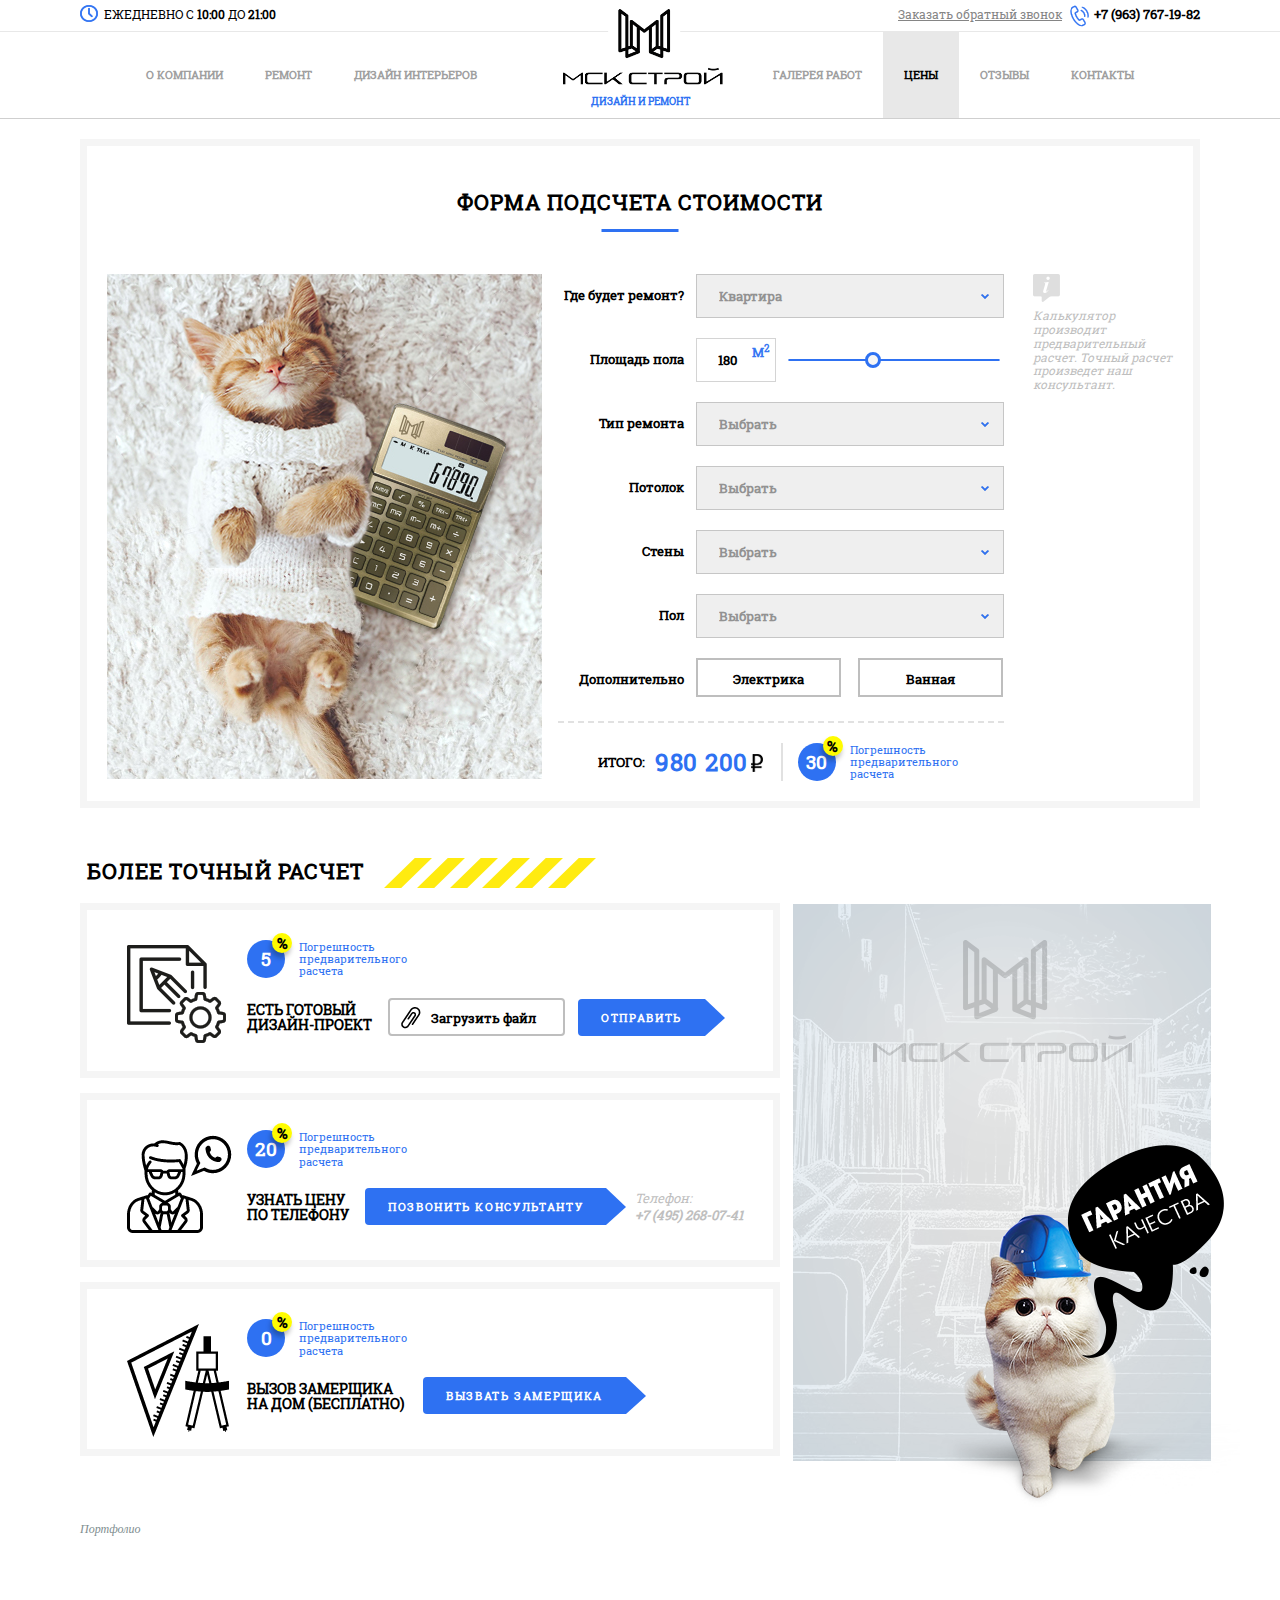
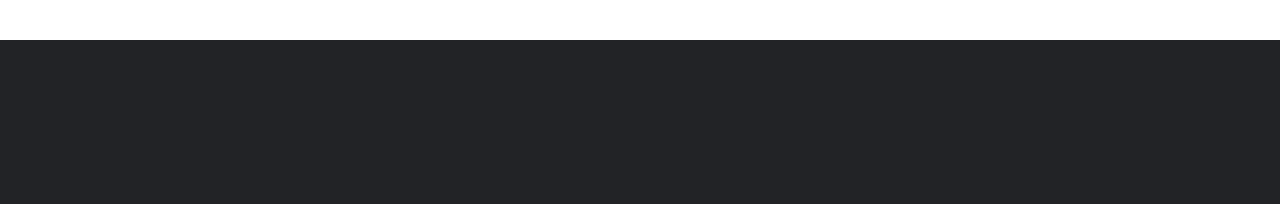
<file: price.html>
<!DOCTYPE html>
<html lang="ru">

<head>
    <meta charset="utf-8">
    <title>МСК Строй</title>
    <meta name="viewport" content="width=device-width, initial-scale=1">
    <meta name="format-detection" content="telephone=no">
    <link href="/img/favicon.ico" rel="shortcut icon">
    <meta name="theme-color" content="#fff">
    <link rel="stylesheet" media="all" href="css/screen.css">
    <!--[if IE]><script src="js/html5shiv.js"></script><![endif]-->
</head>

<body>

    <header class="header">
        <div class="container">
            <div class="shedule wow bounceInLeft">
                Ежедневно c <span class="shedule__time">10:00</span> до <span class="shedule__time">21:00</span>
            </div>

            <div class="call wow bounceInRight">
                <a class="call__order" href="#">Заказать обратный звонок</a>
                <a class="call__tel" href="tel:+7(963)767-19-82">+7 (963) 767-19-82</a>
            </div>

            <a class="header__logo logo" href="index.html">
                <svg class="icon icon-logo">
                    <use xlink:href="img/sprite.svg#icon-logo"></use>
                </svg>Дизайн и ремонт
            </a>
            <div class="hamburger hamburger_spin js-hamburger">
                <div class="hamburger__box">
                    <div class="hamburger__inner"></div>
                </div>
            </div>
            <nav class="header__nav nav">
                <div class="nav__left wow bounceInLeft">
                    <a class="nav__link" href="index.html">О компании</a>
                    <a class="nav__link" href="repair.html">Ремонт</a>
                    <a class="nav__link" href="#">Дизайн интерьеров</a>
                </div>
                <div class="nav__right wow bounceInRight">
                    <a class="nav__link" href="#">Галерея работ</a>
                    <a class="nav__link active" href="price.html">Цены</a>
                    <a class="nav__link" href="#">Отзывы</a>
                    <a class="nav__link" href="#">Контакты</a>
                </div>
            </nav>
        </div>
    </header>

    <main class="main">

        <section class="calculation">
            <div class="container">
                <div class="calculation__inner wow zoomIn">
                    <h2 class="calculation__title">Форма подсчета стоимости</h2>
                    <div class="calculation__form-wrapp">
                        <form class="calculation__form" action="#" method="post">
                            <div class="calculation__form-inner">
                                <div class="calculation__select-wrapp">
                                    <select class="calculation__select" name="location" id="location" required>
                           <option disabled hidden>Выбрать</option>
                           <option value="flat" selected>Квартира</option>
                           <option value="house">Дом</option>
                           <option value="cottage">Котедж</option>
                        </select>
                                </div>
                                <label class="calculation__label" for="location">Где будет ремонт?</label>
                            </div>
                            <div class="calculation__form-inner">
                                <div class="calculation__select-wrapp">
                                    <div class="calculation__number-wrapp">
                                        <input class="calculation__number" id="area" type="text" name="area" value="area" min="0" max="500" step="10" required>
                                        <div class="calculation__number-size">М<span>2</span></div>
                                    </div>
                                    <div class="calculation__range" id="range"></div>
                                </div>
                                <label class="calculation__label" for="area">Площадь пола</label>
                            </div>
                            <div class="calculation__form-inner">
                                <div class="calculation__select-wrapp">
                                    <select id="type" class="calculation__select" name="type" required>
                           <option disabled selected hidden>Выбрать</option>
                           <option value="">Полный</option>
                           <option value="">Частичный</option>
                           <option value="">Полный</option>
                        </select>
                                </div>
                                <label class="calculation__label" for="type">Тип ремонта</label>
                            </div>
                            <div class="calculation__form-inner">
                                <div class="calculation__select-wrapp">
                                    <select id="ceiling" class="calculation__select" name="ceiling" required>
                           <option disabled selected hidden>Выбрать</option>
                           <option value="">Полный</option>
                           <option value="">Частичный</option>
                           <option value="">Полный</option>
                        </select>
                                </div>
                                <label class="calculation__label" for="ceiling">Потолок</label>
                            </div>
                            <div class="calculation__form-inner">
                                <div class="calculation__select-wrapp">
                                    <select id="walls" class="calculation__select" name="walls" required>
                           <option disabled selected hidden>Выбрать</option>
                           <option value="">Полный</option>
                           <option value="">Частичный</option>
                           <option value="">Полный</option>
                        </select>
                                </div>
                                <label class="calculation__label" for="walls">Стены</label>
                            </div>
                            <div class="calculation__form-inner">
                                <div class="calculation__select-wrapp">
                                    <select id="floor" class="calculation__select" name="floor" required>
                           <option disabled selected hidden>Выбрать</option>
                           <option value="">Полный</option>
                           <option value="">Частичный</option>
                           <option value="">Полный</option>
                        </select>
                                </div>
                                <label class="calculation__label" for="floor">Пол</label>
                            </div>
                            <div class="calculation__form-inner">
                                <div class="calculation__select-wrapp">
                                    <input class="calculation__form-add" name="electric" id="electric" type="checkbox">
                                    <label class="calculation__form-btn" for="electric">Электрика</label>
                                    <input class="calculation__form-add" name="bathroom" id="bathroom" type="checkbox">
                                    <label class="calculation__form-btn" for="bathroom">Ванная</label>
                                </div>
                                <label class="calculation__label">Дополнительно</label>
                            </div>
                            <div class="calculation__result">
                                <div class="calculation__result-inner">
                                    <div class="calculation__result-label">Итого:</div>
                                    <div class="calculation__result-number">980 200</div>
                                </div>
                                <div class="calculation__result-inner promo">
                                    <div class="promo__number">30</div>
                                    <div class="promo__text">Погрешность предварительного расчета</div>
                                </div>
                            </div>
                        </form>
                        <div class="calculation__info">Калькулятор производит предварительный расчет. Точный расчет произведет наш консультант.</div>
                    </div>
                </div>
            </div>
        </section>

        <div class="container">
        <section class="exact wow zoomIn">
                <h2 class="exact__title wow flipInX">Более точный расчет</h2>
                <div class="exact__inner">
                    <div class="exact-item exact-item--load">
                        <div class="exact__promo promo">
                            <div class="promo__number">5</div>
                            <div class="promo__text">Погрешность предварительного расчета</div>
                        </div>
                        <div class="exact-item__text">Есть Готовый дизайн-проект</div>
                        <form class="exact-item__load" action="#">
                            <input class="exact-item__load-inp" type="file" id="load-file" required>
                            <label class="exact-item__load-btn" for="load-file">Загрузить файл</label>
                            <button class="exact-item__btn btn btn--triangle" type="submit" name="submit">Отправить</button>
                        </form>
                    </div>
                    <div class="exact-item exact-item--call">
                        <div class="exact__promo promo">
                            <div class="promo__number">20</div>
                            <div class="promo__text">Погрешность предварительного расчета</div>
                        </div>
                        <div class="exact-item__text">Узнать цену<br> по телефону</div>
                        <a class="exact-item__btn btn btn--triangle" href="#">Позвонить консультанту</a>
                        <div class="exact-item__phone">Телефон:<br>
                            <span>+7 (495) 268-07-41</span></div>
                    </div>
                    <div class="exact-item exact-item--ordering">
                        <div class="exact__promo promo">
                            <div class="promo__number">0</div>
                            <div class="promo__text">Погрешность предварительного расчета</div>
                        </div>
                        <div class="exact-item__text exact-item__text--lg">Вызов замерщика на дом (бесплатно)</div>
                        <button class="exact-item__btn btn btn--triangle js-actions-btn" type="button">Вызвать замерщика</button>
                        <div class="actions__popup js-actions-popup">
                           <div class="actions__popup-inner js-popup-form">
                               <div class="actions__popup-close js-actions-close"></div>
                               <h4 class="actions__popup-title">Вызвать замерщика</h4>
                               <form class="actions__popup-form" action="#">
                                   <input class="actions__popup-field" type="text" name="name" placeholder="Ваше имя" required>
                                   <input class="actions__popup-field" type="tel" name="tel" placeholder="Телефон" required>
                                   <input class="actions__popup-field" type="email" name="email" placeholder="E-mail" required>
                                   <textarea class="actions__popup-message" name="text" placeholder="Сообщение (необязательно)"></textarea>
                                   <button class="actions__popup-btn btn" type="submit" name="send">Отправить</button>
                               </form>
                           </div>
                       </div>
                    </div>
                </div>
             </section>
            </div>

        <section class="portfolio">
            <div class="container">
                <div class="portfolio__title-wrapp">
                   <div class="portfolio__label">Портфолио</div>
                   <h2 class="portfolio__title wow flipInX">Последние работы</h2>
                </div>
                <ul class="portfolio__list">
                    <li class="portfolio__item wow flipInY" data-wow-delay="0.5s">
                        <a href="#" class="portfolio__link">
                            <div class="portfolio__pic"><img class="portfolio__img" src="img/content/portfolio-1.jpg" alt="Двухкомнатная квартира в стиле Прованс">
                            </div>
                            <div class="portfolio__text">
                               <div class="portfolio__label">Квартиры</div>
                               <div class="portfolio__name">Двухкомнатная квартира в стиле Прованс</div>
                            </div>
                        </a>
                    </li>
                    <li class="portfolio__item wow flipInY" data-wow-delay="1s">
                        <a href="#" class="portfolio__link">
                            <div class="portfolio__pic"><img class="portfolio__img" src="img/content/portfolio-2.jpg" alt="Двухкомнатная квартира в стиле Прованс">
                            </div>
                            <div class="portfolio__text">
                            <div class="portfolio__label">Офисы</div>
                            <div class="portfolio__name">BijoUis Studio офис в стиле лофт</div>
                         </div>
                        </a>
                    </li>
                    <li class="portfolio__item wow flipInY" data-wow-delay="1.5s">
                        <a href="#" class="portfolio__link">
                            <div class="portfolio__pic"><img class="portfolio__img" src="img/content/portfolio-3.jpg" alt="Двухкомнатная квартира в стиле Прованс">
                            </div>
                            <div class="portfolio__text">
                            <div class="portfolio__label">Коттеджи</div>
                            <div class="portfolio__name">Отделка помещений и декор кухни</div>
                         </div>
                        </a>
                    </li>
                </ul>
                <a class="portfolio__link-all wow tada" href="#">Все проекты</a>
            </div>
        </section>

    </main>

    <footer class="footer">
        <div class="container">
            <div class="footer__top wow flipInX">
                <div class="footer__adress">Наш адрес: Москва, ул. Гашека, дом 8, стр.10, этаж 4</div>
                <div class="footer__call call">
                    <a class="call__tel" href="tel:+7 (963) 767-19-82">+7(963)767-19-82</a>
                    <a class="call__order" href="#">Заказать обратный звонок</a>
                </div>
                <div class="footer__social social">
                    <a class="social__item social__item--fb" href="#">
                        <svg class="social__pic icon-fb">
                            <use xlink:href="img/sprite.svg#icon-fb"></use>
                        </svg>
                    </a>
                    <a class="social__item social__item--tw" href="#">
                        <svg class="social__pic icon-tw">
                            <use xlink:href="img/sprite.svg#icon-tw"></use>
                        </svg>
                    </a>
                    <a class="social__item social__item--rss" href="#">
                        <svg class="social__pic icon-rss">
                            <use xlink:href="img/sprite.svg#icon-rss"></use>
                        </svg>
                    </a>
                </div>
            </div>
            <div class="footer__bot wow flipInX">
                <div class="footer-logo"><span class="footer-logo__label">&copy; 2005 - 2016</span></div>
                <nav class="footer__nav nav">
                   <a class="nav__link" href="index.html">О компании</a>
                   <a class="nav__link" href="repair.html">Ремонт</a>
                   <a class="nav__link" href="#">Дизайн интерьеров</a>
                   <a class="nav__link" href="#">Галерея работ</a>
                   <a class="nav__link" href="price.html">Цены</a>
                   <a class="nav__link" href="#">Отзывы</a>
                   <a class="nav__link" href="#">Контакты</a>
              </nav>
            </div>
        </div>
    </footer>

    <script src="js/app.js"></script>
</body>

</html>
</file>
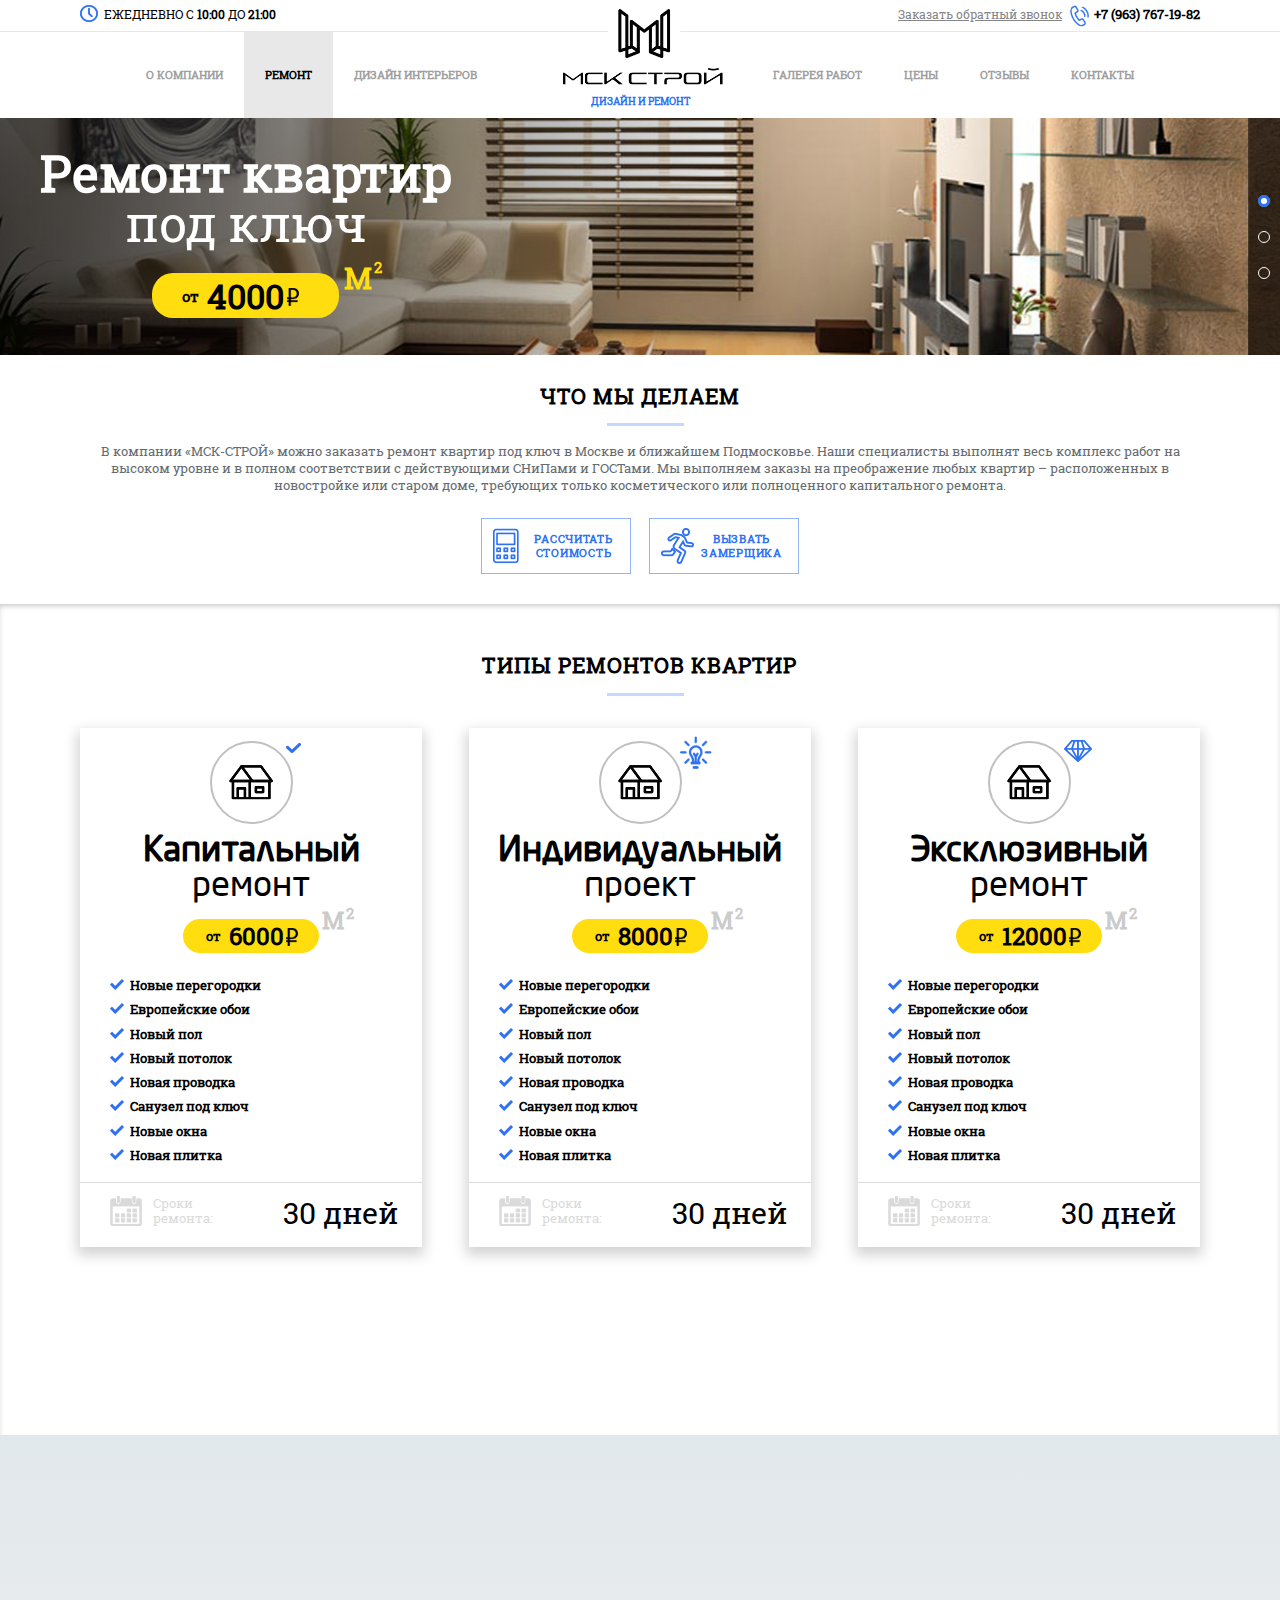
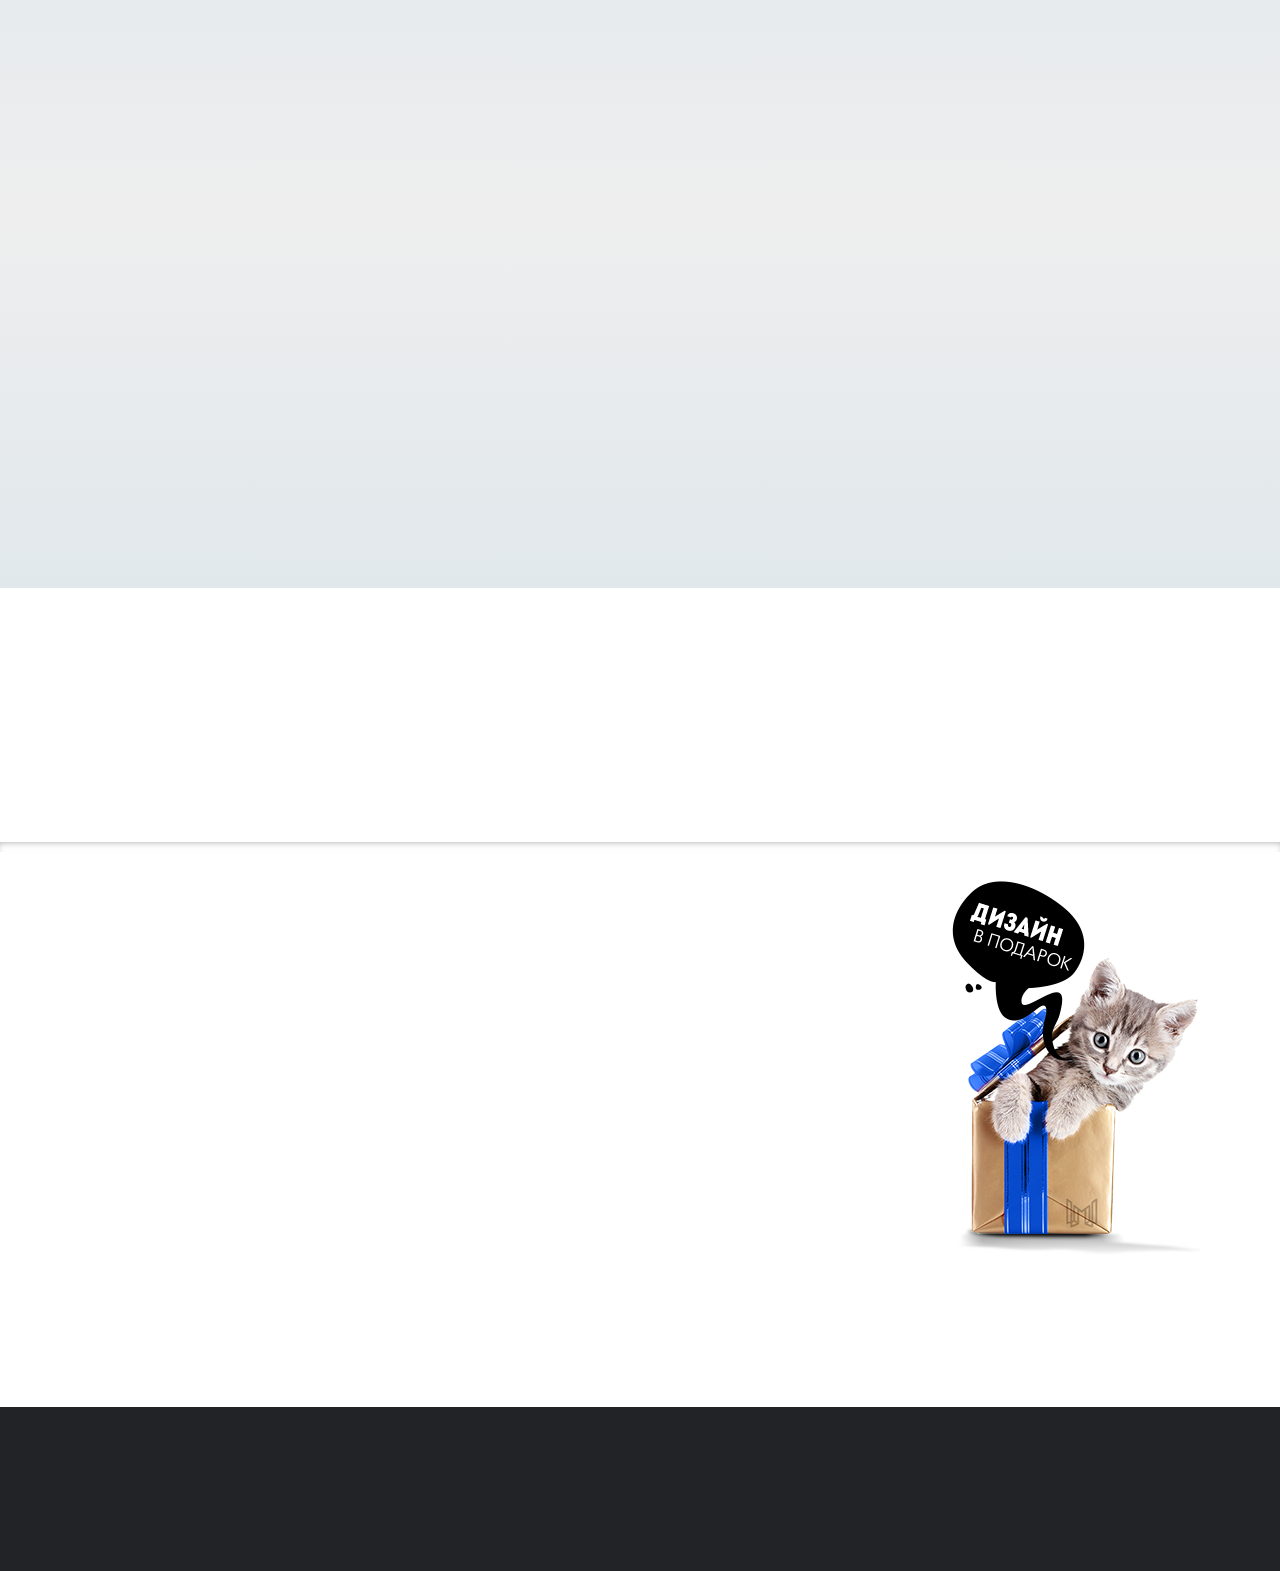
<file: repair.html>
<!DOCTYPE html>
<html lang="ru">

<head>
    <meta charset="utf-8">
    <title>МСК Строй</title>
    <meta name="viewport" content="width=device-width, initial-scale=1">
    <meta name="format-detection" content="telephone=no">
    <link href="/img/favicon.ico" rel="shortcut icon">
    <meta name="theme-color" content="#fff">
    <link rel="stylesheet" media="all" href="css/screen.css">
    <!--[if IE]><script src="js/html5shiv.js"></script><![endif]-->
</head>

<body>

    <header class="header">
        <div class="container">
            <div class="shedule wow bounceInLeft">
                Ежедневно c <span class="shedule__time">10:00</span> до <span class="shedule__time">21:00</span>
            </div>

            <div class="call wow bounceInRight">
                <a class="call__order" href="#">Заказать обратный звонок</a>
                <a class="call__tel" href="tel:+7(963)767-19-82">+7 (963) 767-19-82</a>
            </div>

            <a class="header__logo logo" href="index.html">
                <svg class="icon icon-logo">
                    <use xlink:href="img/sprite.svg#icon-logo"></use>
                </svg>Дизайн и ремонт
            </a>
            <div class="hamburger hamburger_spin js-hamburger">
                <div class="hamburger__box">
                    <div class="hamburger__inner"></div>
                </div>
            </div>
            <nav class="header__nav nav">
                <div class="nav__left wow bounceInLeft">
                    <a class="nav__link" href="index.html">О компании</a>
                    <a class="nav__link active" href="repair.html">Ремонт</a>
                    <a class="nav__link" href="#">Дизайн интерьеров</a>
                </div>
                <div class="nav__right wow bounceInRight">
                    <a class="nav__link" href="#">Галерея работ</a>
                    <a class="nav__link" href="price.html">Цены</a>
                    <a class="nav__link" href="#">Отзывы</a>
                    <a class="nav__link" href="#">Контакты</a>
                </div>
            </nav>
        </div>
    </header>

    <main class="main">
        <section class="work wow zoomIn">
            <div class="work-slider js-slider">
                <div class="work-slider__item">
                    <img class="work-slider__img" src="img/content/repair_sld-1.jpg" alt="Ремонт под ключ">
                    <div class="work-slider__inner">
                        <h3 class="work-slider__title">Ремонт квартир <br>
                          <span>под ключ</span></h3>
                        <div class="work-price">
                            <div class="work-price__text">от</div>
                            <div class="work-price__number">4000</div>
                            <div class="work-price__size">M<span>2</span></div>
                        </div>
                    </div>
                </div>
                <div class="work-slider__item">
                    <img class="work-slider__img" src="img/content/repair_sld-1.jpg" alt="Ремонт под ключ">
                    <div class="work-slider__inner">
                        <h3 class="work-slider__title">Ремонт квартир <br>
                        <span>под ключ</span></h3>
                        <div class="work-price">
                            <div class="work-price__text">от</div>
                            <div class="work-price__number">4000</div>
                            <div class="work-price__size">M<span>2</span></div>
                        </div>
                    </div>
                </div>
                <div class="work-slider__item">
                    <img class="work-slider__img" src="img/content/repair_sld-1.jpg" alt="Ремонт под ключ">
                    <div class="work-slider__inner">
                        <h3 class="work-slider__title">Ремонт квартир <br>
                        <span>под ключ</span></h3>
                        <div class="work-price">
                            <div class="work-price__text">от</div>
                            <div class="work-price__number">4000</div>
                            <div class="work-price__size">M<span>2</span></div>
                        </div>
                    </div>
                </div>
            </div>
            <div class="container">
                <h2 class="work__title">Что мы делаем</h2>
                <p class="work__descr">В компании «МСК-СТРОЙ» можно заказать ремонт квартир под ключ в Москве и ближайшем Подмосковье. Наши специалисты выполнят весь комплекс работ на высоком уровне и в полном соответствии с действующими СНиПами и ГОСТами. Мы выполняем заказы
                    на преображение любых квартир – расположенных в новостройке или старом доме, требующих только косметического или полноценного капитального ремонта.</p>
                <div class="work__actions actions wow tada">
                    <a class="actions__btn actions__btn--price">Рассчитать стоимость</a>
                    <a class="actions__btn actions__btn--measure js-actions-btn">Вызвать замерщика</a>
                    <div class="actions__popup js-actions-popup">
                        <div class="actions__popup-inner js-popup-form">
                            <div class="actions__popup-close js-actions-close"></div>
                            <h4 class="actions__popup-title">Вызвать замерщика</h4>
                            <form class="actions__popup-form" action="#">
                                <input class="actions__popup-field" type="text" name="name" placeholder="Ваше имя" required>
                                <input class="actions__popup-field" type="tel" name="tel" placeholder="Телефон" required>
                                <input class="actions__popup-field" type="email" name="email" placeholder="E-mail" required>
                                <textarea class="actions__popup-message" name="text" placeholder="Сообщение (необязательно)"></textarea>
                                <button class="actions__popup-btn btn" type="submit" name="send">Отправить</button>
                            </form>
                        </div>
                    </div>
                </div>
            </div>
        </section>

        <section class="types">

            <h2 class="types__title wow flipInX" data-wow-offset="50" data-wow-duration="1.5s">Типы ремонтов квартир</h2>
            <div class="types__inner">
                <div class="types-item wow flipInY" data-wow-delay="0.5s" data-wow-offset="150">
                    <div class="types-item__inner">
                        <div class="types-item__pic types-item__pic--capital">
                            <svg class="types-item__img icon-house">
                                   <use xlink:href="img/sprite.svg#icon-house"></use>
                               </svg>
                        </div>
                        <h3 class="types-item__title">Капитальный <span>ремонт</span></h3>
                        <div class="work-price work-price--sm">
                            <div class="work-price__text">от</div>
                            <div class="work-price__number">6000</div>
                            <div class="work-price__size">M<span>2</span></div>
                        </div>
                        <ul class="types-item__list">
                            <li class="types-item__list-item">Новые перегородки</li>
                            <li class="types-item__list-item">Европейские обои</li>
                            <li class="types-item__list-item">Новый пол</li>
                            <li class="types-item__list-item">Новый потолок</li>
                            <li class="types-item__list-item">Новая проводка</li>
                            <li class="types-item__list-item">Санузел под ключ</li>
                            <li class="types-item__list-item">Новые окна</li>
                            <li class="types-item__list-item">Новая плитка</li>
                        </ul>
                    </div>
                    <div class="types-terms">
                        <div class="types-terms__text">
                            <i class="types-terms__pic">
                                 <svg class="icon icon-calendar">
                                    <use xlink:href="img/sprite.svg#icon-calendar"></use>
                                 </svg>
                              </i> Сроки ремонта:</div>
                        <div class="types-terms__days">30 дней</div>
                    </div>
                </div>
                <div class="types-item wow flipInY" data-wow-delay="1s" data-wow-offset="150">
                    <div class="types-item__inner">
                        <div class="types-item__pic types-item__pic--individual">
                            <svg class="types-item__img icon-house">
                                   <use xlink:href="img/sprite.svg#icon-house"></use>
                               </svg>
                        </div>
                        <h3 class="types-item__title">Индивидуальный <span>проект</span></h3>
                        <div class="work-price work-price--sm">
                            <div class="work-price__text">от</div>
                            <div class="work-price__number">8000</div>
                            <div class="work-price__size">M<span>2</span></div>
                        </div>
                        <ul class="types-item__list">
                            <li class="types-item__list-item">Новые перегородки</li>
                            <li class="types-item__list-item">Европейские обои</li>
                            <li class="types-item__list-item">Новый пол</li>
                            <li class="types-item__list-item">Новый потолок</li>
                            <li class="types-item__list-item">Новая проводка</li>
                            <li class="types-item__list-item">Санузел под ключ</li>
                            <li class="types-item__list-item">Новые окна</li>
                            <li class="types-item__list-item">Новая плитка</li>
                        </ul>
                    </div>
                    <div class="types-terms">
                        <div class="types-terms__text">
                            <i class="types-terms__pic">
                                 <svg class="icon icon-calendar">
                                    <use xlink:href="img/sprite.svg#icon-calendar"></use>
                                 </svg>
                              </i> Сроки ремонта:</div>
                        <div class="types-terms__days">30 дней</div>
                    </div>
                </div>
                <div class="types-item wow flipInY" data-wow-delay="1.5s" data-wow-offset="150">
                    <div class="types-item__inner">
                        <div class="types-item__pic types-item__pic--exclusive">
                            <svg class="types-item__img icon-house">
                                   <use xlink:href="img/sprite.svg#icon-house"></use>
                               </svg>
                        </div>
                        <h3 class="types-item__title">Эксклюзивный <span>ремонт</span></h3>
                        <div class="work-price work-price--sm">
                            <div class="work-price__text">от</div>
                            <div class="work-price__number">12000</div>
                            <div class="work-price__size">M<span>2</span></div>
                        </div>
                        <ul class="types-item__list">
                            <li class="types-item__list-item">Новые перегородки</li>
                            <li class="types-item__list-item">Европейские обои</li>
                            <li class="types-item__list-item">Новый пол</li>
                            <li class="types-item__list-item">Новый потолок</li>
                            <li class="types-item__list-item">Новая проводка</li>
                            <li class="types-item__list-item">Санузел под ключ</li>
                            <li class="types-item__list-item">Новые окна</li>
                            <li class="types-item__list-item">Новая плитка</li>
                        </ul>
                    </div>
                    <div class="types-terms">
                        <div class="types-terms__text">
                            <i class="types-terms__pic">
                                 <svg class="icon icon-calendar">
                                    <use xlink:href="img/sprite.svg#icon-calendar"></use>
                                 </svg>
                              </i> Сроки ремонта:</div>
                        <div class="types-terms__days">30 дней</div>
                    </div>
                </div>
            </div>
            <div class="container">
                <div class="periods">
                    <div class="periods__item wow fadeInLeft" data-wow-delay="0.5s">
                        <div class="periods__pic periods__pic--preparation"></div>
                        <div class="periods__text">
                            <h5 class="periods__title">Подготовительный этап</h5>
                            <p class="periods__descr">Договор, акты выполненных работ, акт закрытия работ, гарантия.</p>
                        </div>
                    </div>
                    <div class="periods__item wow fadeInLeft" data-wow-delay="1s">
                        <div class="periods__pic periods__pic--main"></div>
                        <div class="periods__text">
                            <h5 class="periods__title">Основыне мероприятия</h5>
                            <p class="periods__descr">Договор, акты выполненных работ, акт закрытия работ, гарантия.</p>
                        </div>
                    </div>
                    <div class="periods__item wow fadeInLeft" data-wow-delay="1.5s">
                        <div class="periods__pic periods__pic--final"></div>
                        <div class="periods__text">
                            <h5 class="periods__title">Заключительный этап</h5>
                            <p class="periods__descr">Договор, акты выполненных работ, акт закрытия работ, гарантия.</p>
                        </div>
                    </div>
                </div>
            </div>
        </section>

        <section class="example">
            <div class="container">
               <div class="example__col wow flipInX" data-wow-offset="50" data-wow-duration="1.5s" data-wow-delay="0.5s">
                   <span class="example__label">Мы сделали</span>
                   <h2 class="example__title">Ремонт квартиры на Маяковской</h2>
                   <a href="#" class="example__btn btn btn--triangle">Хочу такой ремонт!</a>
               </div>
                <div class="example__col">
                    <div class="example__testimonial testimonial wow zoomInLeft" data-wow-delay="1s">
                        <div class="testimonial__inner">
                            <div class="testimonial__user">
                                <div class="testimonial__pic">
                                    <img class="testimonial__img" src="img/content/client.png" alt="Ольга и Александр">
                                </div>
                                <div class="testimonial__name">Ольга и Александр</div>
                            </div>
                            <p class="testimonial__text">Обратился в организацию летом. Решил сделать капитальный ремонт своей квартиры. После предварительного звонка ко мне приехал замерщик. Я выбирал подрядчика по критерию «цена=качество». Слишком дешево не хотелось, дабы имелась
                                неудачная практика работы с частными компаниями. Остановил свой выбор на этой организации.</p>
                        </div>
                    </div>
                </div>

                <div class="example__col">
                    <div class="compare">
                        <figure class="compare-item wow bounceInLeft" data-wow-delay="2s">
                            <img class="compare-item__img" src="img/content/after_repair.jpg" alt="После ремонта">
                            <figcaption class="compare-item__descr">После ремонта</figcaption>
                        </figure>
                        <div class="compare-price wow flipInY">
                            <div class="compare-price__label">Цена</div>
                            <div class="work-price--compare work-price">
                                <div class="work-price__text">от</div>
                                <div class="work-price__number">85 000</div>
                                <div class="work-price__size">M<span>2</span></div>
                            </div>
                        </div>
                        <figure class="compare-item wow bounceInRight" data-wow-delay="2s">
                            <img class="compare-item__img" src="img/content/before_repair.jpg" alt="До ремонта">
                            <figcaption class="compare-item__descr">До ремонта</figcaption>
                        </figure>
                        <div class="compare-text wow flipInY">
                            <div class="compare-text__position">Руководитель проекта:</div>
                            <div class="compare-text__manager">Мария Васницова, архитектор. Стаж работы более 10 лет.</div>
                        </div>
                        <ul class="apartments wow flipInY">
                            <li class="apartments__item apartments__item--size">130 кв.м.</li>
                            <li class="apartments__item apartments__item--rooms">4 комнаты</li>
                            <li class="apartments__item apartments__item--address">Багратиона-Епистархова, д.137</li>
                        </ul>
                    </div>
                </div>
            </div>
        </section>

        <section class="prices">
            <div class="container">
                <div class="prices__top">
                    <h2 class="prices__title wow flipInX" data-wow-offset="50" data-wow-duration="1.5s">Каковы цены</h2>
                    <div class="prices__col wow fadeInUp" data-wow-offset="100">
                        <p class="prices__descr">Стоимость ремонта квартир под ключ рассчитывается специалистами компании после проведения замеров. До этого можно ознакомиться с примерным прайсом на капитальный, индивидуальный и эксклюзивный ремонт на нашем сайте. Узнайте подробнее
                            о ценах, позвонив нам по телефону или заполнив форму обратной связи.</p>
                        <div class="prices__text">Сделайте шаг к уютной и красивой квартире уже сейчас.</div>
                    </div>
                    <div class="prices__col wow fadeInUp" data-wow-offset="100">
                        <p class="prices__descr">В процессе работы рассчитанная стоимость не будет меняться. Это позволяет нашим клиентам всегда точно знать цены на услуги и планировать свой бюджет. Открытые и уважительные отношения с заказчиками для нас важнее, чем заманчивые
                            рекламные лозунги. Именно поэтому мы никогда не стремимся искусственно приуменьшить итоговую сумму, оставляя её относительно недорогой.</p>
                    </div>
                </div>
            </div>
            <div class="prices__divider"></div>
                <div class="container">
                   <div class="prices__bot">
                    <div class="prices__inner">
                        <div class="prices__actions actions wow tada">
                            <a class="actions__btn actions__btn--price">Рассчитать стоимость</a>
                            <a class="actions__btn actions__btn--measure js-actions-btn">Вызвать замерщика</a>
                            <div class="actions__popup js-actions-popup">
                                <div class="actions__popup-inner js-popup-form">
                                    <div class="actions__popup-close js-actions-close"></div>
                                    <h4 class="actions__popup-title">Вызвать замерщика</h4>
                                    <form class="actions__popup-form" action="#">
                                        <input class="actions__popup-field" type="text" name="name" placeholder="Ваше имя" required>
                                        <input class="actions__popup-field" type="tel" name="tel" placeholder="Телефон" required>
                                        <input class="actions__popup-field" type="email" name="email" placeholder="E-mail" required>
                                        <textarea class="actions__popup-message" name="text" placeholder="Сообщение (необязательно)"></textarea>
                                        <button class="actions__popup-btn btn" type="submit" name="send">Отправить</button>
                                    </form>
                                </div>
                            </div>
                        </div>
                        <div class="prices__label wow fadeInRight">Дизайн проекта в подарок, подробности уточняйте у менеджера по телефону</div>
                        <div class="prices-table__wrapper">
                            <table class="prices-table wow flipInX">
                                <tbody>
                                    <tr class="prices-table__row">
                                        <th class="prices-table__head">Тип квартиры</th>
                                        <th class="prices-table__head">Стандартный ремонт</th>
                                        <th class="prices-table__head">Евроремонт</th>
                                        <th class="prices-table__head">Ремонт класса люкс</th>
                                    </tr>
                                    <tr class="prices-table__row">
                                        <td class="prices-table__col">Однокомнатная</td>
                                        <td class="prices-table__col">от 120 000 руб.</td>
                                        <td class="prices-table__col">от 180 000 руб.</td>
                                        <td class="prices-table__col">от 360 000 руб.</td>
                                    </tr>
                                    <tr class="prices-table__row">
                                        <td class="prices-table__col">Двухкомнатная</td>
                                        <td class="prices-table__col">от 200 000 руб.</td>
                                        <td class="prices-table__col">от 300 000 руб.</td>
                                        <td class="prices-table__col">от 600 000 руб.</td>
                                    </tr>
                                    <tr class="prices-table__row">
                                        <td class="prices-table__col">Трехкомнатная</td>
                                        <td class="prices-table__col">от 300 000 руб.</td>
                                        <td class="prices-table__col">от 450 000 руб.</td>
                                        <td class="prices-table__col">от 900 000 руб.</td>
                                    </tr>
                                    <tr class="prices-table__row">
                                        <td class="prices-table__col">Квартира-студия</td>
                                        <td class="prices-table__col">от 160 000 руб.</td>
                                        <td class="prices-table__col">от 240 000 руб.</td>
                                        <td class="prices-table__col">от 480 000 руб.</td>
                                    </tr>
                                </tbody>
                            </table>
                        </div>
                    </div>
                </div>
            </div>
        </section>
        <div class="advantages-line wow fadeInUp">
            <div class="container">
                <div class="advantages-line__col">
                    <div class="advantages-line__item advantages-line__item--legal">
                        <p class="advantages-line__descr">Юридическое обеспечение проекта: договор, акты выполненных работ, акт закрытия работ, гарантия.</p>
                    </div>
                </div>
                <div class="advantages-line__col">
                    <div class="advantages-line__item advantages-line__item--experience">
                        <p class="advantages-line__descr">Профессиональный стаж прорабов от 15 лет, стаж рабочих от 10 лет.</p>
                    </div>
                </div>
                <div class="advantages-line__col">
                    <div class="advantages-line__item advantages-line__item--best">
                        <p class="advantages-line__descr">Мы стремимся предоставить нашим клиентам лучший сервис! Поэтому Ваш договор будет вести персональный менеджер проекта.</p>
                    </div>
                </div>
            </div>
        </div>
    </main>

    <footer class="footer">
        <div class="container">
            <div class="footer__top wow flipInX">
                <div class="footer__adress">Наш адрес: Москва, ул. Гашека, дом 8, стр.10, этаж 4</div>
                <div class="footer__call call">
                    <a class="call__tel" href="tel:+7 (963) 767-19-82">+7(963)767-19-82</a>
                    <a class="call__order" href="#">Заказать обратный звонок</a>
                </div>
                <div class="footer__social social">
                    <a class="social__item social__item--fb" href="#">
                        <svg class="social__pic icon-fb">
                            <use xlink:href="img/sprite.svg#icon-fb"></use>
                        </svg>
                    </a>
                    <a class="social__item social__item--tw" href="#">
                        <svg class="social__pic icon-tw">
                            <use xlink:href="img/sprite.svg#icon-tw"></use>
                        </svg>
                    </a>
                    <a class="social__item social__item--rss" href="#">
                        <svg class="social__pic icon-rss">
                            <use xlink:href="img/sprite.svg#icon-rss"></use>
                        </svg>
                    </a>
                </div>
            </div>
            <div class="footer__bot wow flipInX">
                <div class="footer-logo"><span class="footer-logo__label">&copy; 2005 - 2016</span></div>
                <nav class="footer__nav nav">
                   <a class="nav__link" href="index.html">О компании</a>
                   <a class="nav__link" href="repair.html">Ремонт</a>
                   <a class="nav__link" href="#">Дизайн интерьеров</a>
                   <a class="nav__link" href="#">Галерея работ</a>
                   <a class="nav__link" href="price.html">Цены</a>
                   <a class="nav__link" href="#">Отзывы</a>
                   <a class="nav__link" href="#">Контакты</a>
              </nav>
            </div>
        </div>
    </footer>

    <script src="js/app.js"></script>
</body>

</html>
</file>
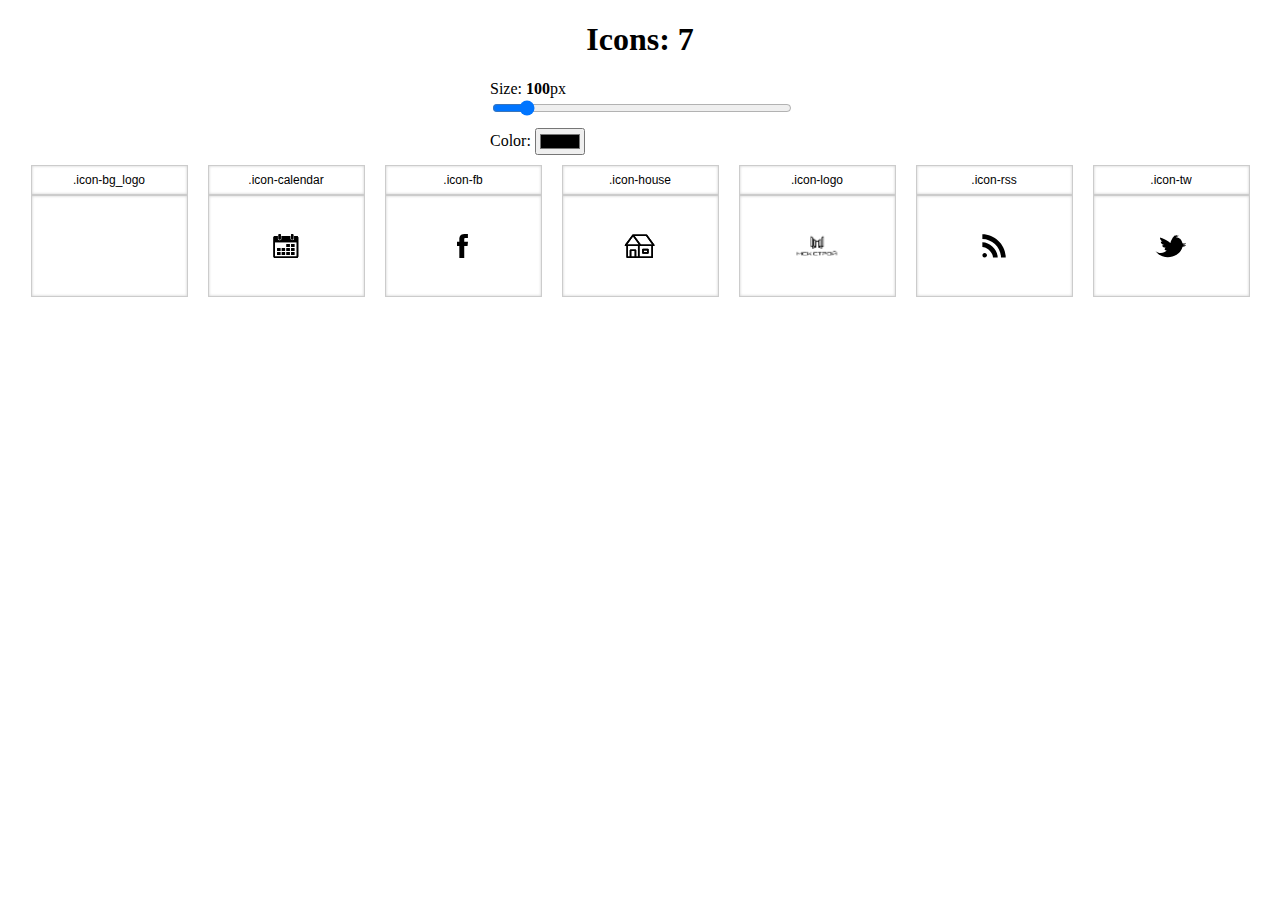
<file: sprite.html>
<!DOCTYPE html>
<html>
<head>
  <meta charset="utf-8">
  <meta http-equiv="X-UA-Compatible" content="IE=edge">
  <title>SVG Sprite Preview</title>
  <style type="text/css" media="all">

    h1 {
      text-align: center;
    }

    .icons-list {
      list-style-type: none;
      margin: 0;
      padding: 0;
      font-size: 0;
      text-align: center;
    }

    .icon-box {
      display: inline-block;
      vertical-align: middle;
      min-width: 100px;
      min-height: 100px;
      padding: 10px;
    }

    .icon-container {
      min-height: 100px;
      text-align: center;
      font-size: 24px;
      display: flex;
      align-items: center;
      justify-content: center;
      border: 1px solid #CCC;
      box-shadow: inset 0 0 3px 0 rgba(0, 0, 0, 0.2);
    }

    input:not([type=range]):not([type=color]) {
      display: inline-block;
      vertical-align: top;
      width: 100%;
      box-sizing: border-box;
      font-size: 12px;
      height: 30px;
      padding: 0;
      text-align: center;
      border: 1px solid #CCC;
      box-shadow: inset 0 0 3px 0 rgba(0, 0, 0, 0.2);
      -webkit-appearance: none;
    }

    .configure {
      display: flex;
      flex-direction: column;
      max-width: 300px;
      margin: auto;
    }

    .configure label:first-child input {
      display: block;
      width: 100%;
    }

    .configure label:last-child {
      margin-top: 10px;
      display: flex;
      align-items: center;
    }

    .icon-class-name {
      width: 70%;
    }

    .icon-unicode {
      width: 30%;
    }

    .icon-bg_logo {
      width: 2.2em;
      height: 1em;
    }
    .icon-calendar {
      width: 1.1em;
      height: 1em;
    }
    .icon-fb {
      width: 0.5em;
      height: 1em;
    }
    .icon-house {
      width: 1.3em;
      height: 1em;
    }
    .icon-logo {
      width: 1.9em;
      height: 1em;
    }
    .icon-rss {
      width: 1em;
      height: 1em;
    }
    .icon-tw {
      width: 1.3em;
      height: 1em;
    }
    
  </style>
</head>
<body>
  <h1>Icons: <span id="count"></span></h1>

  <div class="configure">
    <label>
      <span>Size: <b><output for="size" id="size-value">100</output></b>px</span>
      <input type="range" id="size" value="100" min="6" max="1000">
    </label>

    <label>
      <span>Color:&nbsp;</span>
      <input type="color" id="color">
    </label>
  </div>

  <ul class="icons-list">
    
    <li class="icon-box">
      <input class="icon-class-name autoselect" type="text" value=".icon-bg_logo" readonly>
      <div class="icon-container">
        <svg class="icon icon-bg_logo">
          <use xlink:href="/img/sprite.svg#icon-bg_logo"></use>
        </svg>
      </div>
    </li>
    
    <li class="icon-box">
      <input class="icon-class-name autoselect" type="text" value=".icon-calendar" readonly>
      <div class="icon-container">
        <svg class="icon icon-calendar">
          <use xlink:href="/img/sprite.svg#icon-calendar"></use>
        </svg>
      </div>
    </li>
    
    <li class="icon-box">
      <input class="icon-class-name autoselect" type="text" value=".icon-fb" readonly>
      <div class="icon-container">
        <svg class="icon icon-fb">
          <use xlink:href="/img/sprite.svg#icon-fb"></use>
        </svg>
      </div>
    </li>
    
    <li class="icon-box">
      <input class="icon-class-name autoselect" type="text" value=".icon-house" readonly>
      <div class="icon-container">
        <svg class="icon icon-house">
          <use xlink:href="/img/sprite.svg#icon-house"></use>
        </svg>
      </div>
    </li>
    
    <li class="icon-box">
      <input class="icon-class-name autoselect" type="text" value=".icon-logo" readonly>
      <div class="icon-container">
        <svg class="icon icon-logo">
          <use xlink:href="/img/sprite.svg#icon-logo"></use>
        </svg>
      </div>
    </li>
    
    <li class="icon-box">
      <input class="icon-class-name autoselect" type="text" value=".icon-rss" readonly>
      <div class="icon-container">
        <svg class="icon icon-rss">
          <use xlink:href="/img/sprite.svg#icon-rss"></use>
        </svg>
      </div>
    </li>
    
    <li class="icon-box">
      <input class="icon-class-name autoselect" type="text" value=".icon-tw" readonly>
      <div class="icon-container">
        <svg class="icon icon-tw">
          <use xlink:href="/img/sprite.svg#icon-tw"></use>
        </svg>
      </div>
    </li>
    
  </ul>

  <script>
    var change = document.getElementById('size');
    var color = document.getElementById('color');
    var changeVal = document.getElementById('size-value');
    var count = document.getElementById('count');
    var autoselect = document.getElementsByClassName('autoselect');
    var icons = document.getElementsByClassName('icon');

    Array.prototype.forEach.call(autoselect, function(el) {
      el.onclick = function() {
        this.focus();
        this.select();
      };
    });

    change.oninput = function() {
      var val = this.value;
      changeVal.value = val;
      Array.prototype.forEach.call(icons, function(el) {
        el.style.fontSize = val + 'px';
      });
    }

    color.onchange = function() {
      var val = this.value;
      Array.prototype.forEach.call(icons, function(el) {
        el.style.fill = val;
      });
    }

    count.innerHTML = icons.length;
  </script>
</body>
</html>
</file>
